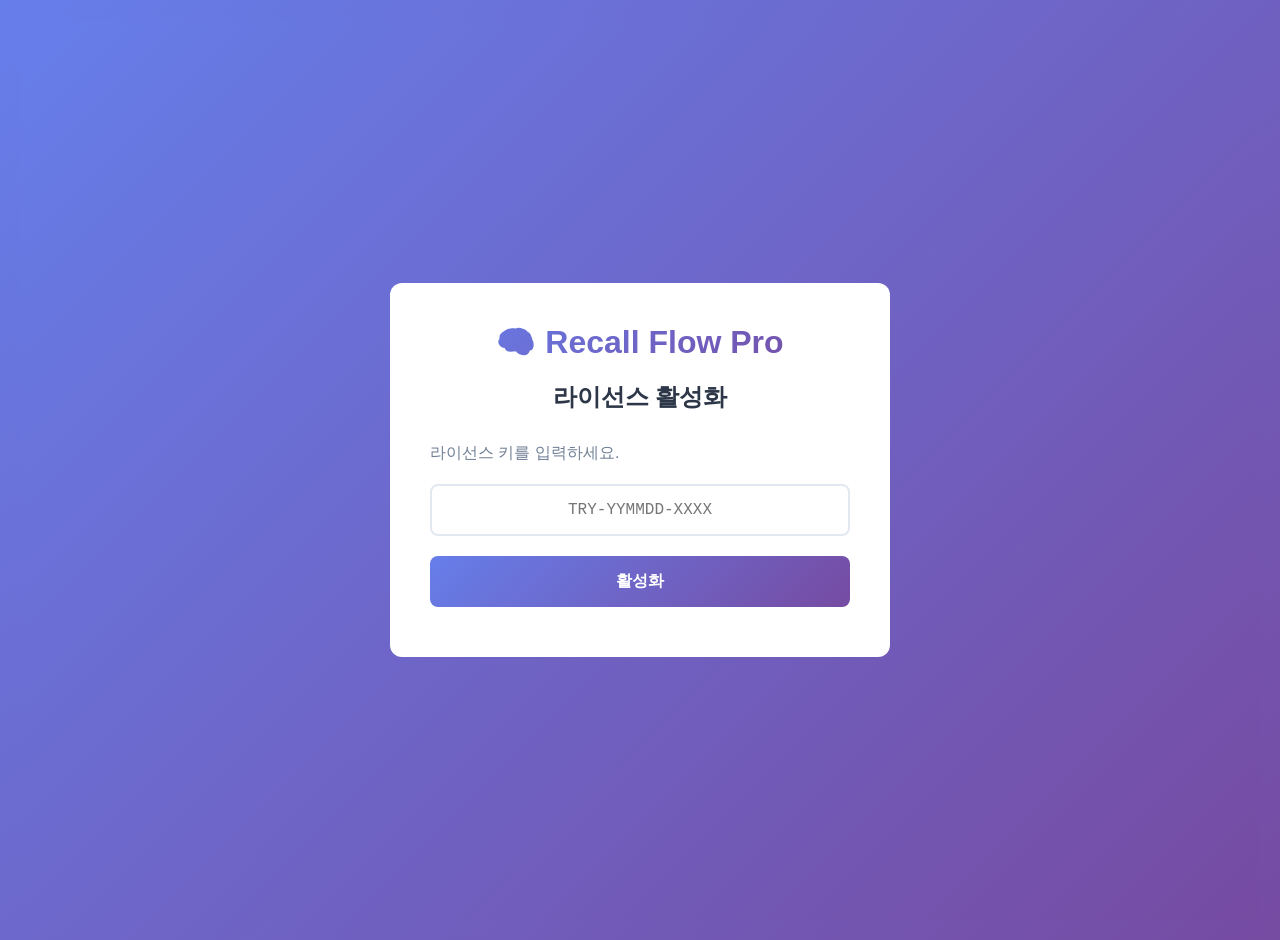
<file: index.html>
<!-- ========== Recall Flow Pro (무제한 버전) ========== -->
<!DOCTYPE html>
<html lang="ko">
<head>
    <meta charset="UTF-8">
    <meta name="viewport" content="width=device-width, initial-scale=1.0">
    <meta name="description" content="과학적인 Leitner 시스템 기반 플래시카드 암기 앱">
    <meta name="theme-color" content="#667eea">
    <title>Recall Flow Pro - 메인</title>
    
    <!-- PWA -->
    <link rel="manifest" href="manifest.json">
    <link rel="icon" type="image/png" sizes="192x192" href="icon-192.png">
    <link rel="icon" type="image/png" sizes="512x512" href="icon-512.png">
    <link rel="apple-touch-icon" href="icon-512.png">
    <meta name="apple-mobile-web-app-capable" content="yes">
    <meta name="apple-mobile-web-app-status-bar-style" content="black-translucent">
    <meta name="apple-mobile-web-app-title" content="Recall Flow">
    
    <link rel="stylesheet" href="styles.css">
</head>
<body>
    <div class="container" id="app">
        <!-- 네비게이션은 JS로 삽입 -->
    </div>

    <script src="shared.js"></script>
    <script>
        // 라이선스 체크
        if (!checkLicenseOnLoad()) {
            // 라이선스 실패 시 shared.js에서 처리
        } else {
            init();
        }

        function init() {
            // 네비게이션 추가
            const container = document.getElementById('app');
            container.insertBefore(createNavbar('index'), container.firstChild);

            // 데이터 로드
            const data = RecallFlow.loadData();
            const stats = RecallFlow.getStats(data);
            
            // 현재 덱 정보
            const currentDeck = DeckManager.getCurrentDeck();
            const deckInfo = DeckManager.getDeckInfo(currentDeck);

            // 메인 화면 렌더링
            renderDashboard(stats, deckInfo);
        }

        function renderDashboard(stats, deckInfo) {
            const deckName = deckInfo ? deckInfo.displayName : '기본 덱';
            
            const mainContent = document.createElement('div');
            mainContent.className = 'main-content';
            mainContent.innerHTML = `
                <div style="text-align: center; padding: 40px 0;">
                    <h1 style="font-size: 48px; margin-bottom: 20px; background: linear-gradient(135deg, #667eea 0%, #764ba2 100%); -webkit-background-clip: text; -webkit-text-fill-color: transparent; background-clip: text;">
                        <span style="color: #ff69b4;">🧠</span> Recall Flow Pro
                    </h1>
                    <p style="font-size: 20px; color: #718096; margin-bottom: 10px;">
                        즉각 반복 암기 시스템
                    </p>
                    <p style="font-size: 16px; color: #667eea; font-weight: bold;">
                        📚 현재 덱: ${deckName}
                    </p>
                </div>

                <div class="stats" style="justify-content: center; margin-bottom: 40px;">
                    <div class="stat-item">
                        <div style="font-size: 14px; opacity: 0.9;">전체 카드</div>
                        <div style="font-size: 32px; font-weight: bold; margin-top: 5px;">${stats.totalCards}</div>
                    </div>
                    <div class="stat-item" style="background: #48bb78;">
                        <div style="font-size: 14px; opacity: 0.9;">완전 암기</div>
                        <div style="font-size: 32px; font-weight: bold; margin-top: 5px;">${stats.masteredCount}</div>
                    </div>
                    <div class="stat-item" style="background: #f6ad55;">
                        <div style="font-size: 14px; opacity: 0.9;">학습 중</div>
                        <div style="font-size: 32px; font-weight: bold; margin-top: 5px;">
                            ${stats.stage1Count + stats.stage2Count + stats.stage3Count + stats.box1Count + stats.box2Count + stats.box3Count + stats.box4Count}
                        </div>
                    </div>
                    <div class="stat-item" style="background: #ed8936;">
                        <div style="font-size: 14px; opacity: 0.9;">대기 중</div>
                        <div style="font-size: 32px; font-weight: bold; margin-top: 5px;">${stats.backlogCount}</div>
                    </div>
                </div>

                <div style="display: grid; grid-template-columns: repeat(auto-fit, minmax(300px, 1fr)); gap: 20px; margin-bottom: 40px;">
                    <div class="card">
                        <h3 style="margin-bottom: 15px; color: #667eea;">📖 학습 진행</h3>
                        <div style="margin-bottom: 10px;">
                            <div style="display: flex; justify-content: space-between; margin-bottom: 5px;">
                                <span>1단 윗줄</span>
                                <span><strong>${stats.stage1Count}</strong> / 5</span>
                            </div>
                            <div style="background: #e2e8f0; height: 8px; border-radius: 4px; overflow: hidden;">
                                <div style="background: #667eea; height: 100%; width: ${(stats.stage1Count / 5) * 100}%;"></div>
                            </div>
                        </div>
                        <div style="margin-bottom: 10px;">
                            <div style="display: flex; justify-content: space-between; margin-bottom: 5px;">
                                <span>2단 윗줄</span>
                                <span><strong>${stats.stage2Count}</strong> / 5</span>
                            </div>
                            <div style="background: #e2e8f0; height: 8px; border-radius: 4px; overflow: hidden;">
                                <div style="background: #667eea; height: 100%; width: ${(stats.stage2Count / 5) * 100}%;"></div>
                            </div>
                        </div>
                        <div style="margin-bottom: 10px;">
                            <div style="display: flex; justify-content: space-between; margin-bottom: 5px;">
                                <span>3단 윗줄</span>
                                <span><strong>${stats.stage3Count}</strong> / 7</span>
                            </div>
                            <div style="background: #e2e8f0; height: 8px; border-radius: 4px; overflow: hidden;">
                                <div style="background: #667eea; height: 100%; width: ${(stats.stage3Count / 7) * 100}%;"></div>
                            </div>
                        </div>
                    </div>

                    <div class="card">
                        <h3 style="margin-bottom: 15px; color: #764ba2;">📦 상자 시스템</h3>
                        <div style="margin-bottom: 8px; display: flex; justify-content: space-between;">
                            <span>1단 상자</span>
                            <span><strong>${stats.box1Count}</strong></span>
                        </div>
                        <div style="margin-bottom: 8px; display: flex; justify-content: space-between;">
                            <span>2단 상자</span>
                            <span><strong>${stats.box2Count}</strong></span>
                        </div>
                        <div style="margin-bottom: 8px; display: flex; justify-content: space-between;">
                            <span>3단 상자</span>
                            <span><strong>${stats.box3Count}</strong></span>
                        </div>
                        <div style="margin-bottom: 8px; display: flex; justify-content: space-between;">
                            <span>4단 상자</span>
                            <strong>${stats.box4Count}</strong>
                        </div>
                    </div>

                    <div class="card">
                        <h3 style="margin-bottom: 15px; color: #48bb78;">✨ 빠른 시작</h3>
                        <p style="color: #718096; margin-bottom: 20px;">
                            ${stats.backlogCount > 0 ? '학습을 시작할 준비가 되었습니다!' : '카드를 추가하여 학습을 시작하세요.'}
                        </p>
                        <a href="${stats.backlogCount > 0 ? 'study.html' : 'settings.html'}" class="btn btn-primary" style="display: block; text-align: center; text-decoration: none;">
                            ${stats.backlogCount > 0 ? '🚀 학습 시작' : '➕ 카드 추가하기'}
                        </a>
                    </div>
                </div>

                <div style="text-align: center; color: #a0aec0; font-size: 14px;">
                    <p>💡 Tip: 하루 10분씩 꾸준히 학습하면 놀라운 결과를 얻을 수 있습니다!</p>
                </div>
            `;

            document.getElementById('app').appendChild(mainContent);
        }
        
        // PWA Service Worker 등록
        if ('serviceWorker' in navigator) {
            window.addEventListener('load', () => {
                navigator.serviceWorker.register('/sw.js')
                    .then(reg => console.log('Service Worker registered:', reg))
                    .catch(err => console.log('Service Worker registration failed:', err));
            });
        }
    </script>
</body>
</html>
</file>
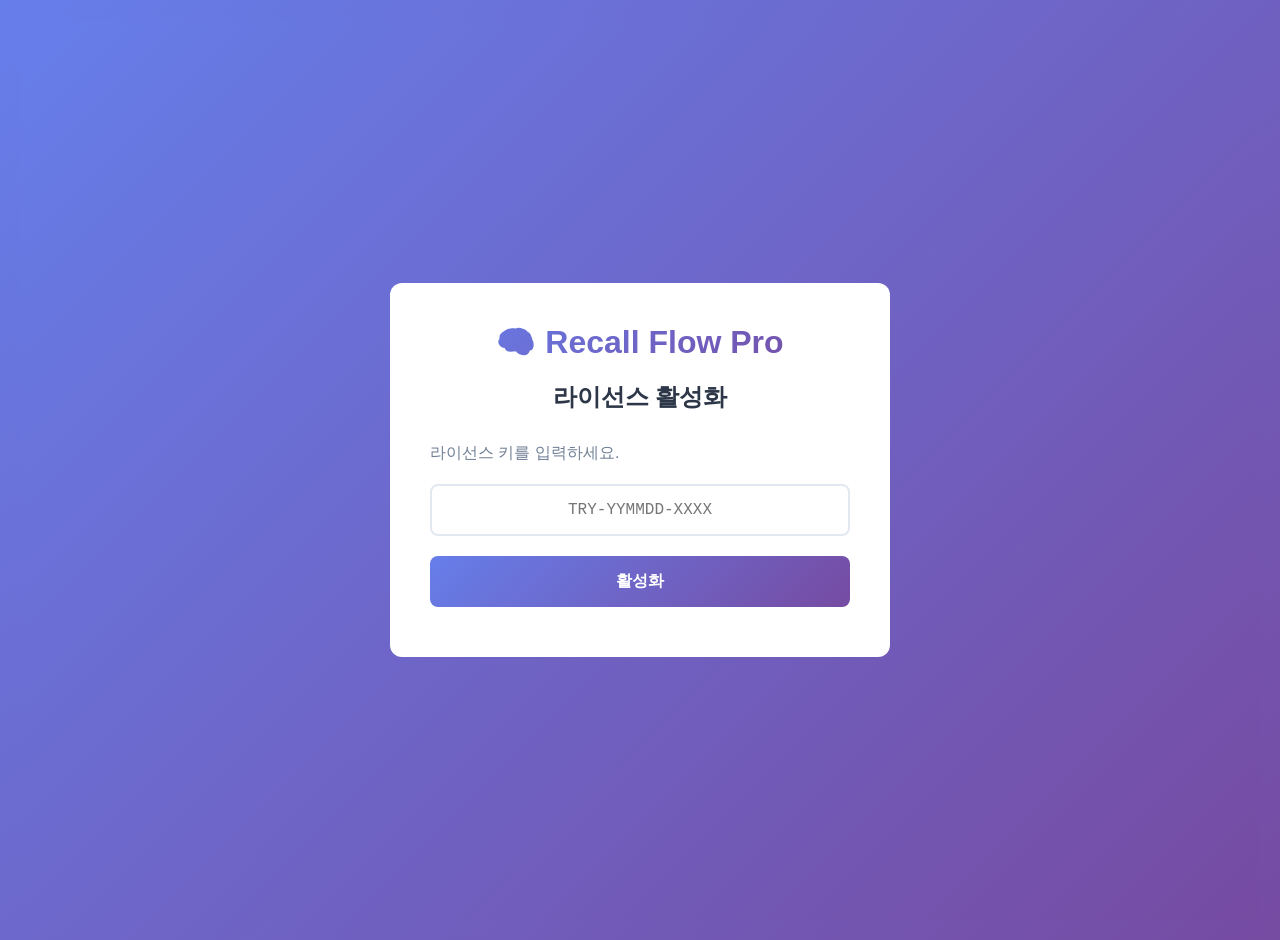
<file: backlog.html>
<!-- ========== Recall Flow Pro (무제한 버전) ========== -->
<!DOCTYPE html>
<html lang="ko">
<head>
    <meta charset="UTF-8">
    <meta name="viewport" content="width=device-width, initial-scale=1.0">
    <title>Recall Flow Pro - 대기풀 관리</title>
    <link rel="stylesheet" href="styles.css">
    <style>
        .backlog-controls {
            display: flex;
            gap: 10px;
            margin-bottom: 20px;
            flex-wrap: wrap;
        }

        .card-table {
            width: 100%;
            border-collapse: collapse;
        }

        .card-table th {
            background: linear-gradient(135deg, #667eea 0%, #764ba2 100%);
            color: white;
            padding: 15px;
            text-align: left;
        }

        .card-table td {
            padding: 15px;
            border-bottom: 1px solid #e2e8f0;
        }

        .card-table tr:hover {
            background: #f7fafc;
        }

        .delete-btn {
            background: #f56565;
            color: white;
            border: none;
            padding: 6px 10px;
            border-radius: 6px;
            cursor: pointer;
            font-size: 14px;
        }

        .delete-btn:hover {
            background: #e53e3e;
        }

        .edit-btn {
            background: #4299e1;
            color: white;
            border: none;
            padding: 6px 10px;
            border-radius: 6px;
            cursor: pointer;
            font-size: 14px;
            margin-right: 4px;
        }

        .edit-btn:hover {
            background: #3182ce;
        }

        .action-cell {
            white-space: nowrap;
        }

        .empty-state {
            text-align: center;
            padding: 60px 20px;
            color: #a0aec0;
        }

        .search-box {
            padding: 12px;
            border: 2px solid #e2e8f0;
            border-radius: 8px;
            font-size: 14px;
            width: 300px;
        }
        
        .pagination {
            display: flex;
            justify-content: center;
            align-items: center;
            gap: 10px;
            margin-top: 20px;
            flex-wrap: wrap;
        }
        
        .page-btn {
            padding: 8px 12px;
            border: 2px solid #e2e8f0;
            background: white;
            border-radius: 6px;
            cursor: pointer;
            font-size: 14px;
            transition: all 0.3s ease;
        }
        
        .page-btn:hover {
            background: #f7fafc;
            border-color: #667eea;
        }
        
        .page-btn.active {
            background: linear-gradient(135deg, #667eea 0%, #764ba2 100%);
            color: white;
            border-color: transparent;
        }
        
        .page-btn:disabled {
            opacity: 0.5;
            cursor: not-allowed;
        }
        
        .page-info {
            color: #718096;
            font-size: 14px;
        }
    </style>
</head>
<body>
    <div class="container" id="app">
        <!-- 네비게이션은 JS로 삽입 -->
    </div>

    <script src="shared.js"></script>
    <script>
        let currentData = null;
        let filteredCards = [];
        let currentPage = 1;
        const cardsPerPage = 50;

        if (!checkLicenseOnLoad()) {
            // 라이선스 실패
        } else {
            init();
        }

        function init() {
            const container = document.getElementById('app');
            container.insertBefore(createNavbar('backlog'), container.firstChild);

            currentData = RecallFlow.loadData();
            filteredCards = [...currentData.backlog];
            renderBacklog();
        }

        function renderBacklog() {
            const mainContent = document.createElement('div');
            mainContent.className = 'main-content';
            mainContent.id = 'main-content';
            
            mainContent.innerHTML = `
                <h1 style="margin-bottom: 20px;">📚 대기풀 관리</h1>
                <p style="color: #718096; margin-bottom: 30px;">
                    대기 중인 카드: <strong>${currentData.backlog.length}장</strong>
                </p>

                <div class="backlog-controls">
                    <input type="text" class="search-box" id="search-box" placeholder="🔍 카드 검색..." onkeyup="searchCards()">
                    <button class="btn btn-secondary" onclick="sortCards('front')">
                        ⬆️ 앞면 정렬
                    </button>
                    <button class="btn btn-secondary" onclick="sortCards('back')">
                        ⬆️ 뒷면 정렬
                    </button>
                    <button class="btn btn-secondary" onclick="shuffleCards()">
                        🔀 섞기
                    </button>
                    <button class="btn btn-primary" onclick="flipAllCards()">
                        ↔️ 전체 앞뒤 바꾸기
                    </button>
                    <button class="btn btn-danger" onclick="clearAllBacklog()">
                        🗑️ 전체 삭제
                    </button>
                </div>

                <div id="card-list">
                    ${renderCardList()}
                </div>
            `;

            const existing = document.getElementById('main-content');
            if (existing) {
                existing.replaceWith(mainContent);
            } else {
                document.getElementById('app').appendChild(mainContent);
            }
        }

        function renderCardList() {
            if (filteredCards.length === 0) {
                return `
                    <div class="empty-state">
                        <h2>📭 대기풀이 비어있습니다</h2>
                        <p style="margin-top: 10px;">설정에서 새로운 카드를 추가하세요.</p>
                        <a href="settings.html" class="btn btn-primary" style="margin-top: 20px; display: inline-block; text-decoration: none;">
                            ➕ 카드 추가하기
                        </a>
                    </div>
                `;
            }

            // 페이지네이션 계산
            const totalPages = Math.ceil(filteredCards.length / cardsPerPage);
            const startIndex = (currentPage - 1) * cardsPerPage;
            const endIndex = startIndex + cardsPerPage;
            const currentCards = filteredCards.slice(startIndex, endIndex);

            return `
                <div style="margin-bottom: 15px; color: #718096;">
                    전체 <strong>${filteredCards.length}</strong>장 중 <strong>${startIndex + 1}-${Math.min(endIndex, filteredCards.length)}</strong>장 표시
                </div>
                
                <table class="card-table">
                    <thead>
                        <tr>
                            <th style="width: 40px;">#</th>
                            <th>앞면</th>
                            <th>뒷면</th>
                            <th style="width: 160px;">작업</th>
                        </tr>
                    </thead>
                    <tbody>
                        ${currentCards.map((card, index) => `
                            <tr>
                                <td>${startIndex + index + 1}</td>
                                <td>${escapeHtml(card.front)}</td>
                                <td>${escapeHtml(card.back)}</td>
                                <td class="action-cell">
                                    <button class="edit-btn" onclick="flipCard('${card.id}')" title="앞뒤 바꾸기">↔️</button>
                                    <button class="edit-btn" onclick="editCard('${card.id}')" title="수정">✏️</button>
                                    <button class="delete-btn" onclick="deleteCard('${card.id}')" title="삭제">🗑️</button>
                                </td>
                            </tr>
                        `).join('')}
                    </tbody>
                </table>
                
                ${totalPages > 1 ? `
                    <div class="pagination">
                        <button class="page-btn" onclick="goToPage(1)" ${currentPage === 1 ? 'disabled' : ''}>
                            ⏮️ 처음
                        </button>
                        <button class="page-btn" onclick="goToPage(${currentPage - 1})" ${currentPage === 1 ? 'disabled' : ''}>
                            ◀️ 이전
                        </button>
                        
                        <span class="page-info">
                            ${currentPage} / ${totalPages} 페이지
                        </span>
                        
                        <button class="page-btn" onclick="goToPage(${currentPage + 1})" ${currentPage === totalPages ? 'disabled' : ''}>
                            다음 ▶️
                        </button>
                        <button class="page-btn" onclick="goToPage(${totalPages})" ${currentPage === totalPages ? 'disabled' : ''}>
                            마지막 ⏭️
                        </button>
                    </div>
                ` : ''}
            `;
        }

        function goToPage(page) {
            currentPage = page;
            updateCardList();
        }

        function searchCards() {
            const query = document.getElementById('search-box').value.toLowerCase();
            filteredCards = currentData.backlog.filter(card => 
                card.front.toLowerCase().includes(query) || 
                card.back.toLowerCase().includes(query)
            );
            currentPage = 1; // 검색 시 첫 페이지로
            updateCardList();
        }

        function sortCards(field) {
            filteredCards.sort((a, b) => a[field].localeCompare(b[field]));
            currentPage = 1; // 정렬 시 첫 페이지로
            updateCardList();
        }

        function shuffleCards() {
            for (let i = filteredCards.length - 1; i > 0; i--) {
                const j = Math.floor(Math.random() * (i + 1));
                [filteredCards[i], filteredCards[j]] = [filteredCards[j], filteredCards[i]];
            }
            
            currentData.backlog = [...filteredCards];
            RecallFlow.saveData(currentData);
            currentPage = 1; // 섞기 시 첫 페이지로
            updateCardList();
        }

        function editCard(id) {
            const card = currentData.backlog.find(c => c.id == id);
            if (!card) return;

            const newFront = prompt('앞면:', card.front);
            if (newFront === null) return;

            const newBack = prompt('뒷면:', card.back);
            if (newBack === null) return;

            card.front = newFront.trim();
            card.back = newBack.trim();

            RecallFlow.saveData(currentData);
            filteredCards = [...currentData.backlog];
            updateCardList();
        }

        function deleteCard(id) {
            if (confirm('이 카드를 삭제하시겠습니까?')) {
                currentData.backlog = currentData.backlog.filter(c => c.id != id);
                filteredCards = filteredCards.filter(c => c.id != id);
                RecallFlow.saveData(currentData);
                updateCardList();
                
                // 상단 카운트 업데이트
                document.querySelector('p strong').textContent = currentData.backlog.length + '장';
            }
        }

        function flipCard(id) {
            const card = currentData.backlog.find(c => c.id == id);
            if (!card) return;

            // 앞면과 뒷면 바꾸기
            const temp = card.front;
            card.front = card.back;
            card.back = temp;

            RecallFlow.saveData(currentData);
            filteredCards = [...currentData.backlog];
            updateCardList();
        }

        function flipAllCards() {
            if (confirm(`대기풀의 모든 카드(${currentData.backlog.length}장)의 앞뒤를 바꾸시겠습니까?`)) {
                currentData.backlog.forEach(card => {
                    const temp = card.front;
                    card.front = card.back;
                    card.back = temp;
                });

                RecallFlow.saveData(currentData);
                filteredCards = [...currentData.backlog];
                updateCardList();
                
                alert('✅ 모든 카드의 앞뒤가 바뀌었습니다!');
            }
        }

        function clearAllBacklog() {
            if (confirm('정말로 대기풀의 모든 카드를 삭제하시겠습니까?')) {
                currentData.backlog = [];
                filteredCards = [];
                RecallFlow.saveData(currentData);
                renderBacklog();
            }
        }

        function updateCardList() {
            document.getElementById('card-list').innerHTML = renderCardList();
        }

        function escapeHtml(text) {
            const div = document.createElement('div');
            div.textContent = text;
            return div.innerHTML;
        }
    </script>
</body>
</html>
</file>
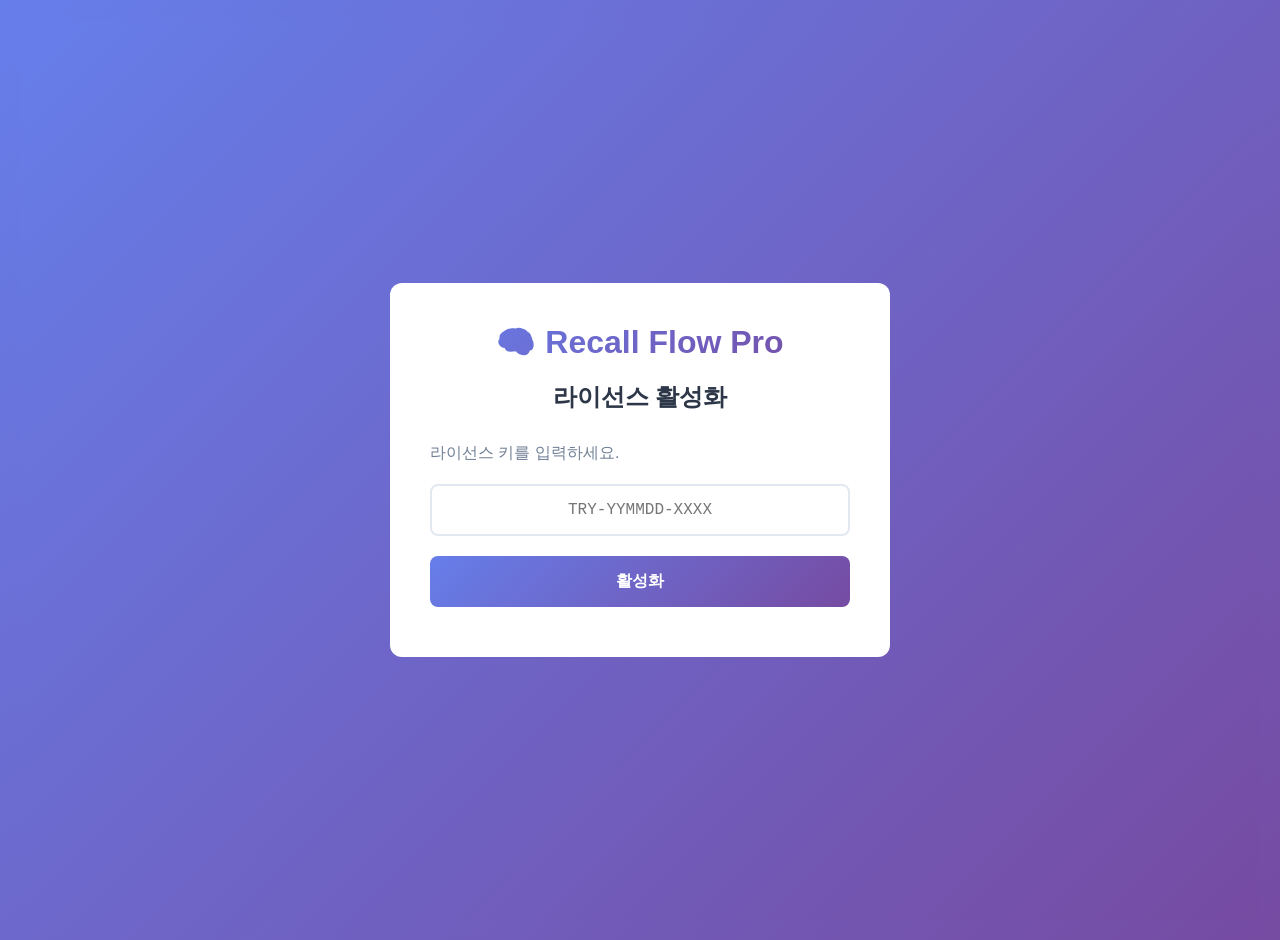
<file: boxes.html>
<!-- ========== Recall Flow Pro (무제한 버전) ========== -->
<!DOCTYPE html>
<html lang="ko">
<head>
    <meta charset="UTF-8">
    <meta name="viewport" content="width=device-width, initial-scale=1.0">
    <title>Recall Flow Pro - 상자 시스템</title>
    <link rel="stylesheet" href="styles.css">
    <style>
        .box-section {
            margin-bottom: 20px;
        }
        
        .box-header {
            background: linear-gradient(135deg, #667eea 0%, #764ba2 100%);
            color: white;
            padding: 20px;
            border-radius: 12px;
            display: flex;
            justify-content: space-between;
            align-items: center;
            cursor: pointer;
            transition: all 0.3s ease;
        }
        
        .box-header:hover {
            transform: translateY(-2px);
            box-shadow: 0 4px 12px rgba(102, 126, 234, 0.4);
        }
        
        .toggle-icon {
            font-size: 20px;
            transition: transform 0.3s ease;
        }
        
        .toggle-icon.rotated {
            transform: rotate(180deg);
        }
        
        .box-progress {
            background: rgba(255,255,255,0.2);
            height: 10px;
            border-radius: 5px;
            overflow: hidden;
            margin-top: 10px;
        }
        
        .box-progress-bar {
            background: white;
            height: 100%;
            transition: width 0.3s ease;
        }
        
        .box-content {
            background: white;
            border: 2px solid #e2e8f0;
            border-top: none;
            border-radius: 0 0 12px 12px;
            padding: 20px;
            max-height: 0;
            overflow: hidden;
            transition: max-height 0.3s ease;
        }
        
        .box-content.show {
            max-height: 10000px;
        }
        
        .card-item {
            background: #f7fafc;
            padding: 12px;
            border-radius: 8px;
            margin-bottom: 8px;
            display: flex;
            justify-content: space-between;
            align-items: center;
            font-size: 14px;
        }
        
        .card-item:hover {
            background: #e2e8f0;
        }
        
        .empty-box {
            text-align: center;
            padding: 40px;
            color: #a0aec0;
        }
        
        .pagination {
            display: flex;
            justify-content: center;
            align-items: center;
            gap: 10px;
            margin-top: 15px;
            flex-wrap: wrap;
        }
        
        .page-btn {
            padding: 6px 12px;
            border: 2px solid #e2e8f0;
            background: white;
            border-radius: 6px;
            cursor: pointer;
            font-size: 13px;
            transition: all 0.3s ease;
        }
        
        .page-btn:hover:not(:disabled) {
            background: #f7fafc;
            border-color: #667eea;
        }
        
        .page-btn:disabled {
            opacity: 0.5;
            cursor: not-allowed;
        }
        
        .page-info {
            color: #718096;
            font-size: 13px;
        }
    </style>
</head>
<body>
    <div class="container" id="app">
    </div>

    <script src="shared.js"></script>
    <script>
        const cardsPerPage = 30;
        const boxPages = {
            box1: 1,
            box2: 1,
            box3: 1,
            box4: 1,
            mastered: 1
        };
        
        if (!checkLicenseOnLoad()) {
        } else {
            init();
        }

        function init() {
            const container = document.getElementById('app');
            container.insertBefore(createNavbar('boxes'), container.firstChild);

            const data = RecallFlow.loadData();
            renderBoxes(data);
        }

        function renderBoxes(data) {
            const mainContent = document.createElement('div');
            mainContent.className = 'main-content';
            mainContent.id = 'main-content';
            
            mainContent.innerHTML = `
                <h1 style="margin-bottom: 20px;">📦 상자 시스템</h1>
                <p style="color: #718096; margin-bottom: 30px;">
                    각 상자 제목을 클릭하면 카드 목록을 볼 수 있습니다. 숫자가 클수록 더 잘 외운 카드입니다.
                </p>
                
                <div id="box1-section"></div>
                <div id="box2-section"></div>
                <div id="box3-section"></div>
                <div id="box4-section"></div>
                <div id="mastered-section"></div>
            `;

            document.getElementById('app').appendChild(mainContent);
            
            renderBoxSection('box1', '1단 상자', data.box1, data.settings.box1Size, '#667eea');
            renderBoxSection('box2', '2단 상자', data.box2, data.settings.box2Size, '#764ba2');
            renderBoxSection('box3', '3단 상자', data.box3, data.settings.box3Size, '#ed8936');
            renderBoxSection('box4', '4단 상자', data.box4, data.settings.box4Size, '#f6ad55');
            renderBoxSection('mastered', '✨ 완전 암기', data.mastered, null, '#48bb78');
        }

        function renderBoxSection(boxId, title, cards, targetSize, color) {
            const progress = targetSize ? (cards.length / targetSize) * 100 : 100;
            const section = document.getElementById(boxId + '-section');
            
            section.innerHTML = `
                <div class="box-section">
                    <div class="box-header" style="background: ${color};" onclick="toggleBox('${boxId}')">
                        <div style="flex: 1;">
                            <h2 style="margin-bottom: 5px;">${title}</h2>
                            <div style="font-size: 14px; opacity: 0.9;">
                                ${cards.length}장${targetSize ? ` / ${targetSize}장` : ''} 
                                ${targetSize && cards.length >= targetSize ? '✅ 확인 가능!' : ''}
                            </div>
                            ${targetSize ? `
                                <div class="box-progress">
                                    <div class="box-progress-bar" style="width: ${Math.min(progress, 100)}%;"></div>
                                </div>
                            ` : ''}
                        </div>
                        <div class="toggle-icon" id="${boxId}-toggle">▼</div>
                    </div>
                    <div class="box-content" id="${boxId}-content">
                        <div id="${boxId}-cards"></div>
                    </div>
                </div>
            `;
            
            updateBoxCards(boxId, cards);
        }

        function toggleBox(boxId) {
            const content = document.getElementById(boxId + '-content');
            const toggle = document.getElementById(boxId + '-toggle');
            
            content.classList.toggle('show');
            toggle.classList.toggle('rotated');
        }

        function updateBoxCards(boxId, cards) {
            const container = document.getElementById(boxId + '-cards');
            const currentPage = boxPages[boxId];
            
            if (cards.length === 0) {
                container.innerHTML = '<div class="empty-box">📭 아직 카드가 없습니다</div>';
                return;
            }
            
            const totalPages = Math.ceil(cards.length / cardsPerPage);
            const startIndex = (currentPage - 1) * cardsPerPage;
            const endIndex = startIndex + cardsPerPage;
            const currentCards = cards.slice(startIndex, endIndex);
            
            let html = `
                <div style="margin-bottom: 15px; color: #718096; font-size: 14px;">
                    전체 <strong>${cards.length}</strong>장 중 <strong>${startIndex + 1}-${Math.min(endIndex, cards.length)}</strong>장 표시
                </div>
            `;
            
            currentCards.forEach((card, index) => {
                html += `
                    <div class="card-item">
                        <div>
                            <strong>${startIndex + index + 1}.</strong>
                            ${escapeHtml(card.front)} → ${escapeHtml(card.back)}
                        </div>
                    </div>
                `;
            });
            
            if (totalPages > 1) {
                html += `
                    <div class="pagination">
                        <button class="page-btn" onclick="goToBoxPage('${boxId}', 1)" ${currentPage === 1 ? 'disabled' : ''}>
                            ⏮️
                        </button>
                        <button class="page-btn" onclick="goToBoxPage('${boxId}', ${currentPage - 1})" ${currentPage === 1 ? 'disabled' : ''}>
                            ◀️
                        </button>
                        
                        <span class="page-info">
                            ${currentPage} / ${totalPages}
                        </span>
                        
                        <button class="page-btn" onclick="goToBoxPage('${boxId}', ${currentPage + 1})" ${currentPage === totalPages ? 'disabled' : ''}>
                            ▶️
                        </button>
                        <button class="page-btn" onclick="goToBoxPage('${boxId}', ${totalPages})" ${currentPage === totalPages ? 'disabled' : ''}>
                            ⏭️
                        </button>
                    </div>
                `;
            }
            
            container.innerHTML = html;
        }

        function goToBoxPage(boxId, page) {
            boxPages[boxId] = page;
            const data = RecallFlow.loadData();
            const cards = boxId === 'box1' ? data.box1 :
                         boxId === 'box2' ? data.box2 :
                         boxId === 'box3' ? data.box3 :
                         boxId === 'box4' ? data.box4 :
                         data.mastered;
            updateBoxCards(boxId, cards);
        }

        function escapeHtml(text) {
            const div = document.createElement('div');
            div.textContent = text;
            return div.innerHTML;
        }
    </script>
</body>
</html>
</file>
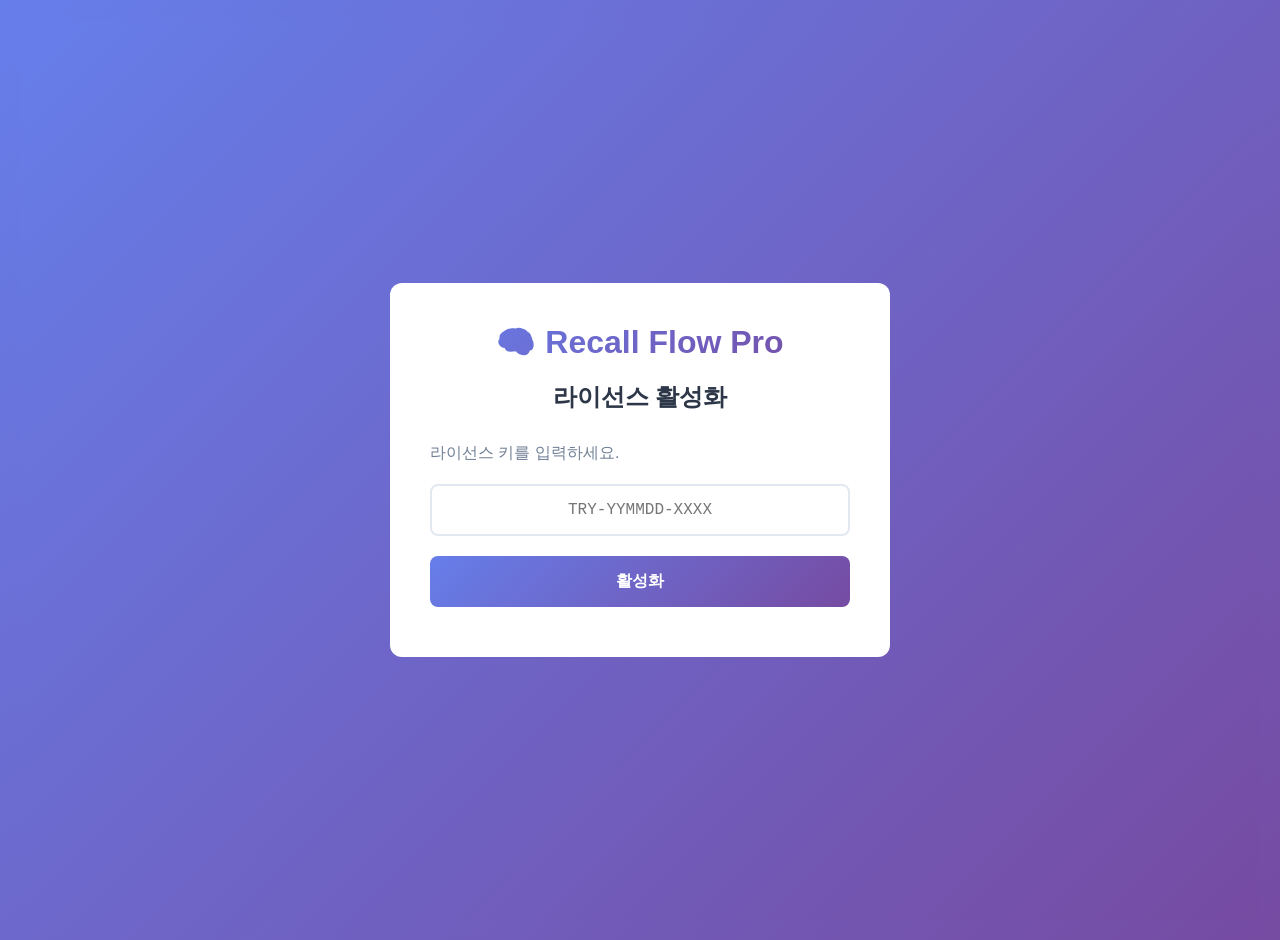
<file: decks.html>
<!-- ========== Recall Flow (무료 버전 - 덱 3개, 카드 10,000개 제한) ========== -->
<!DOCTYPE html>
<html lang="ko">
<head>
    <meta charset="UTF-8">
    <meta name="viewport" content="width=device-width, initial-scale=1.0">
    <title>Recall Flow - 덱 관리</title>
    <link rel="stylesheet" href="styles.css">
    <style>
        .deck-card {
            background: white;
            border: 2px solid #e2e8f0;
            border-radius: 12px;
            padding: 20px;
            margin-bottom: 15px;
            transition: all 0.3s ease;
            position: relative;
        }
        
        .deck-card:hover {
            border-color: #667eea;
            box-shadow: 0 4px 12px rgba(102, 126, 234, 0.2);
        }
        
        .deck-card.active {
            border-color: #667eea;
            background: linear-gradient(135deg, #f7fafc 0%, #edf2f7 100%);
        }

        .deck-card.dragging {
            opacity: 0.4;
            border: 2px dashed #667eea;
        }

        .deck-card.drag-over {
            border: 2px solid #764ba2;
            background: #f0ebff;
            transform: scale(1.01);
        }
        
        .deck-header {
            display: flex;
            justify-content: space-between;
            align-items: center;
            margin-bottom: 15px;
        }
        
        .deck-name {
            font-size: 20px;
            font-weight: bold;
            color: #2d3748;
        }
        
        .deck-stats {
            display: grid;
            grid-template-columns: repeat(auto-fit, minmax(120px, 1fr));
            gap: 10px;
            margin-bottom: 15px;
        }
        
        .stat-box {
            background: #f7fafc;
            padding: 10px;
            border-radius: 8px;
            text-align: center;
        }
        
        .stat-label {
            font-size: 12px;
            color: #718096;
            margin-bottom: 5px;
        }
        
        .stat-value {
            font-size: 24px;
            font-weight: bold;
            color: #667eea;
        }
        
        .deck-actions {
            display: flex;
            gap: 10px;
            flex-wrap: wrap;
            align-items: center;
        }

        .order-btns {
            display: flex;
            flex-direction: column;
            gap: 3px;
        }

        .order-btn {
            background: #edf2f7;
            border: 1px solid #e2e8f0;
            border-radius: 5px;
            padding: 3px 8px;
            cursor: pointer;
            font-size: 12px;
            line-height: 1.4;
            transition: background 0.2s;
        }

        .order-btn:hover:not(:disabled) {
            background: #667eea;
            color: white;
            border-color: #667eea;
        }

        .order-btn:disabled {
            opacity: 0.3;
            cursor: not-allowed;
        }

        .drag-handle {
            color: #a0aec0;
            font-size: 22px;
            cursor: grab;
            padding: 0 8px 0 0;
            user-select: none;
            flex-shrink: 0;
        }

        .drag-handle:active {
            cursor: grabbing;
        }
    </style>
</head>
<body>
    <div class="container" id="app">
        <!-- 네비게이션은 JS로 삽입 -->
    </div>

    <script src="shared.js"></script>
    <script>
        if (!checkLicenseOnLoad()) {
        } else {
            init();
        }

        function init() {
            const container = document.getElementById('app');
            container.insertBefore(createNavbar('decks'), container.firstChild);
            renderDecks();
        }

        function renderDecks() {
            const allDecks = DeckManager.getAllDecks();
            const currentDeck = DeckManager.getCurrentDeck();

            const mainContent = document.createElement('div');
            mainContent.className = 'main-content';
            
            mainContent.innerHTML = `
                <h1 style="margin-bottom: 20px;">🗂️ 덱 관리</h1>
                <p style="color: #718096; margin-bottom: 10px;">
                    학습자별, 과목별로 덱을 나눠서 관리하세요. 각 덱은 완전히 독립적인 데이터를 가집니다.
                </p>
                <p style="color: #a0aec0; font-size: 13px; margin-bottom: 25px;">
                    ☰ 핸들을 드래그하거나 ▲▼ 버튼으로 순서를 바꿀 수 있습니다.
                </p>

                <button class="btn btn-primary" onclick="createNewDeck()" style="margin-bottom: 25px;">
                    ➕ 새 덱 만들기
                </button>

                <div id="deck-list">
                    ${allDecks.map((deck, idx) => renderDeckCard(deck, currentDeck, idx, allDecks.length)).join('')}
                </div>
            `;

            document.getElementById('app').appendChild(mainContent);
            initDragAndDrop();
        }

        function renderDeckCard(deck, currentDeck, idx, total) {
            const stats = DeckManager.getDeckStats(deck.name);
            const isActive = deck.name === currentDeck;
            const isDefault = deck.name === 'default';

            return `
                <div class="deck-card ${isActive ? 'active' : ''}"
                     draggable="true"
                     data-deck="${deck.name}">
                    <div class="deck-header">
                        <div style="display:flex; align-items:center; flex:1;">
                            <span class="drag-handle" title="드래그하여 순서 변경">☰</span>
                            <div>
                                <div class="deck-name">
                                    ${deck.displayName}
                                    ${isActive ? '<span style="color: #667eea; font-size: 14px; margin-left: 10px;">● 현재 사용중</span>' : ''}
                                </div>
                                <div style="font-size: 12px; color: #a0aec0; margin-top: 5px;">
                                    생성일: ${new Date(deck.createdAt).toLocaleDateString('ko-KR')}
                                </div>
                            </div>
                        </div>
                        <div class="order-btns">
                            <button class="order-btn" title="위로" onclick="moveDeck('${deck.name}', 'up')" ${idx === 0 ? 'disabled' : ''}>▲</button>
                            <button class="order-btn" title="아래로" onclick="moveDeck('${deck.name}', 'down')" ${idx === total - 1 ? 'disabled' : ''}>▼</button>
                        </div>
                    </div>

                    <div class="deck-stats">
                        <div class="stat-box">
                            <div class="stat-label">전체 카드</div>
                            <div class="stat-value">${stats.totalCards}</div>
                        </div>
                        <div class="stat-box">
                            <div class="stat-label">대기 중</div>
                            <div class="stat-value" style="color: #f6ad55;">${stats.backlog}</div>
                        </div>
                        <div class="stat-box">
                            <div class="stat-label">학습 중</div>
                            <div class="stat-value" style="color: #4299e1;">${stats.studying}</div>
                        </div>
                        <div class="stat-box">
                            <div class="stat-label">완전 암기</div>
                            <div class="stat-value" style="color: #48bb78;">${stats.mastered}</div>
                        </div>
                    </div>

                    <div class="deck-actions">
                        ${!isActive ? `
                            <button class="btn btn-primary" onclick="switchToDeck('${deck.name}')">
                                이 덱으로 전환
                            </button>
                        ` : ''}
                        <button class="btn btn-secondary" onclick="renameDeckPrompt('${deck.name}', '${deck.displayName}')">
                            ✏️ 이름 변경
                        </button>
                        ${!isDefault ? `
                            <button class="btn btn-danger" onclick="deleteDeckConfirm('${deck.name}', '${deck.displayName}')">
                                🗑️ 삭제
                            </button>
                        ` : '<span style="color: #a0aec0; font-size: 14px; padding: 10px;">기본 덱은 삭제할 수 없습니다</span>'}
                    </div>
                </div>
            `;
        }

        // ── 위/아래 버튼 ──
        function moveDeck(deckName, direction) {
            const result = DeckManager.reorderDeck(deckName, direction);
            if (result) reloadDeckList();
        }

        // ── 드래그앤드롭 ──
        let dragSrc = null;

        function initDragAndDrop() {
            const list = document.getElementById('deck-list');
            list.addEventListener('dragstart', e => {
                dragSrc = e.target.closest('.deck-card');
                if (!dragSrc) return;
                dragSrc.classList.add('dragging');
                e.dataTransfer.effectAllowed = 'move';
            });
            list.addEventListener('dragend', e => {
                document.querySelectorAll('.deck-card').forEach(c => {
                    c.classList.remove('dragging', 'drag-over');
                });
                dragSrc = null;
            });
            list.addEventListener('dragover', e => {
                e.preventDefault();
                const target = e.target.closest('.deck-card');
                if (!target || target === dragSrc) return;
                document.querySelectorAll('.deck-card').forEach(c => c.classList.remove('drag-over'));
                target.classList.add('drag-over');
            });
            list.addEventListener('drop', e => {
                e.preventDefault();
                const target = e.target.closest('.deck-card');
                if (!target || target === dragSrc || !dragSrc) return;

                // DOM 순서로 새 배열 생성
                const cards = [...list.querySelectorAll('.deck-card')];
                const srcIdx = cards.indexOf(dragSrc);
                const tgtIdx = cards.indexOf(target);

                // DOM 이동
                if (srcIdx < tgtIdx) {
                    target.after(dragSrc);
                } else {
                    target.before(dragSrc);
                }

                // 저장
                const newOrder = [...list.querySelectorAll('.deck-card')].map(c => c.dataset.deck);
                DeckManager.saveReorderedDecks(newOrder);
                reloadDeckList();
            });
        }

        // 덱 목록만 새로고침 (페이지 전체 reload 없이)
        function reloadDeckList() {
            const allDecks = DeckManager.getAllDecks();
            const currentDeck = DeckManager.getCurrentDeck();
            document.getElementById('deck-list').innerHTML =
                allDecks.map((deck, idx) => renderDeckCard(deck, currentDeck, idx, allDecks.length)).join('');
            initDragAndDrop();
        }

        function createNewDeck() {
            const name = prompt('새 덱의 이름을 입력하세요:');
            if (name && name.trim()) {
                const deckName = DeckManager.createDeck(name.trim());
                if (deckName) {
                    alert(`✅ "${name}" 덱이 생성되었습니다!`);
                    reloadDeckList();
                }
            }
        }

        function switchToDeck(deckName) {
            DeckManager.setCurrentDeck(deckName);
            alert('✅ 덱이 전환되었습니다!');
            location.reload();
        }

        function renameDeckPrompt(deckName, currentName) {
            const newName = prompt('새 이름을 입력하세요:', currentName);
            if (newName && newName.trim() && newName !== currentName) {
                const result = DeckManager.renameDeck(deckName, newName.trim());
                if (result.success) {
                    reloadDeckList();
                } else {
                    alert('❌ ' + result.message);
                }
            }
        }

        function deleteDeckConfirm(deckName, displayName) {
            if (confirm(`정말로 "${displayName}" 덱을 삭제하시겠습니까?\n\n⚠️ 이 덱의 모든 카드와 데이터가 영구적으로 삭제됩니다!`)) {
                const result = DeckManager.deleteDeck(deckName);
                if (result.success) {
                    reloadDeckList();
                } else {
                    alert('❌ ' + result.message);
                }
            }
        }
    </script>
</body>
</html>
</file>
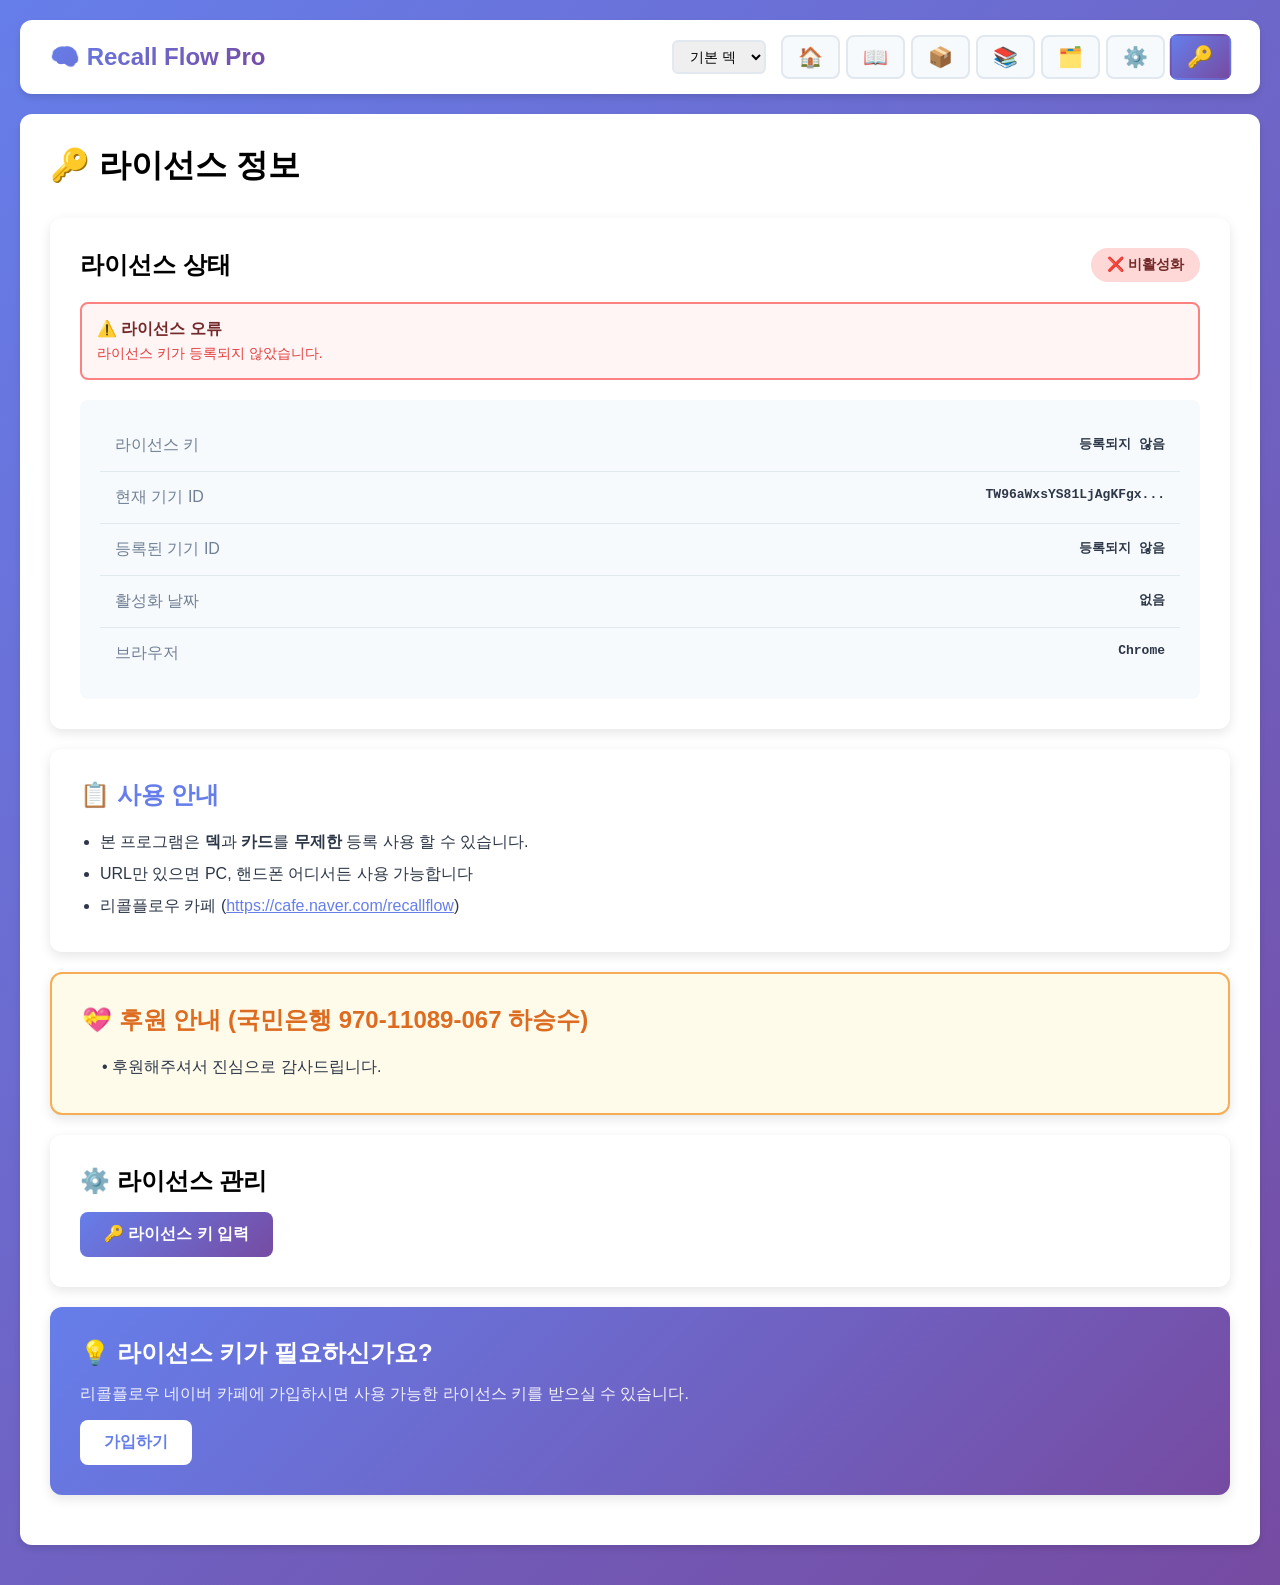
<file: license.html>
<!-- ========== Recall Flow Pro (무제한 버전) ========== -->
<!DOCTYPE html>
<html lang="ko">
<head>
    <meta charset="UTF-8">
    <meta name="viewport" content="width=device-width, initial-scale=1.0">
    <title>Recall Flow Pro - 라이선스</title>
    <link rel="stylesheet" href="styles.css">
    <style>
        .license-card {
            background: white;
            border-radius: 12px;
            padding: 30px;
            box-shadow: 0 4px 12px rgba(0,0,0,0.1);
            margin-bottom: 20px;
        }

        .status-badge {
            display: inline-block;
            padding: 8px 16px;
            border-radius: 20px;
            font-weight: bold;
            font-size: 14px;
        }

        .status-active {
            background: #c6f6d5;
            color: #22543d;
        }

        .status-inactive {
            background: #fed7d7;
            color: #742a2a;
        }

        .info-row {
            display: flex;
            justify-content: space-between;
            padding: 15px;
            border-bottom: 1px solid #e2e8f0;
        }

        .info-row:last-child {
            border-bottom: none;
        }

        .info-label {
            color: #718096;
            font-weight: 500;
        }

        .info-value {
            color: #2d3748;
            font-weight: bold;
            font-family: monospace;
        }
    </style>
</head>
<body>
    <div class="container" id="app">
        <!-- 네비게이션은 JS로 삽입 -->
    </div>

    <script src="shared.js"></script>
    <script>
        // 라이선스 페이지는 체크 건너뛰기
        init();

        function init() {
            const container = document.getElementById('app');
            container.insertBefore(createNavbar('license'), container.firstChild);

            renderLicense();
        }

        function renderLicense() {
            const licenseInfo = License.getInfo();
            const checkResult = License.check();

            const mainContent = document.createElement('div');
            mainContent.className = 'main-content';
            
            mainContent.innerHTML = `
                <h1 style="margin-bottom: 30px;">🔑 라이선스 정보</h1>

                <div class="license-card">
                    <div style="display: flex; justify-content: space-between; align-items: center; margin-bottom: 20px;">
                        <h2 style="margin: 0;">라이선스 상태</h2>
                        <span class="status-badge ${checkResult.valid ? 'status-active' : 'status-inactive'}">
                            ${checkResult.valid ? '✅ 활성화됨' : '❌ 비활성화'}
                        </span>
                    </div>

                    ${checkResult.valid ? `
                        <div style="background: #f0fff4; border: 2px solid #9ae6b4; border-radius: 8px; padding: 15px; margin-bottom: 20px;">
                            <div style="color: #22543d; font-weight: bold; margin-bottom: 5px;">
                                ✅ 이 컴퓨터에서 정상적으로 사용 가능합니다
                            </div>
                            <div style="color: #38a169; font-size: 14px;">
                                라이선스 키가 등록되어 있습니다.
                            </div>
                        </div>
                    ` : `
                        <div style="background: #fff5f5; border: 2px solid #fc8181; border-radius: 8px; padding: 15px; margin-bottom: 20px;">
                            <div style="color: #742a2a; font-weight: bold; margin-bottom: 5px;">
                                ⚠️ 라이선스 오류
                            </div>
                            <div style="color: #e53e3e; font-size: 14px;">
                                ${checkResult.reason || '알 수 없는 오류'}
                            </div>
                        </div>
                    `}

                    <div style="background: #f7fafc; border-radius: 8px; padding: 20px;">
                        <div class="info-row">
                            <span class="info-label">라이선스 키</span>
                            <span class="info-value">
                                ${licenseInfo.licenseKey ? '*'.repeat(licenseInfo.licenseKey.length) : '등록되지 않음'}
                            </span>
                        </div>
                        <div class="info-row">
                            <span class="info-label">현재 기기 ID</span>
                            <span class="info-value">${licenseInfo.deviceId.substring(0, 20)}...</span>
                        </div>
                        <div class="info-row">
                            <span class="info-label">등록된 기기 ID</span>
                            <span class="info-value">
                                ${licenseInfo.registeredDevice ? licenseInfo.registeredDevice.substring(0, 20) + '...' : '등록되지 않음'}
                            </span>
                        </div>
                        <div class="info-row">
                            <span class="info-label">활성화 날짜</span>
                            <span class="info-value">
                                ${licenseInfo.activatedAt ? new Date(licenseInfo.activatedAt).toLocaleString('ko-KR') : '없음'}
                            </span>
                        </div>
                        ${licenseInfo.fullKey ? `
                            <div class="info-row" style="background: #e6fffa; padding: 10px; border-radius: 6px;">
                                <span class="info-label">✅ 상태</span>
                                <span class="info-value" style="font-weight: bold; color: #234e52;">
                                    정상 사용 중 (영구 라이선스)
                                </span>
                            </div>
                        ` : ''}
                        <div class="info-row">
                            <span class="info-label">브라우저</span>
                            <span class="info-value">${getBrowserInfo()}</span>
                        </div>
                    </div>
                </div>

                <!-- 사용 안내 -->
                <div class="license-card">
                    <h2 style="margin-bottom: 15px; color: #667eea;">📋 사용 안내</h2>
                    <ul style="color: #2d3748; line-height: 2; margin-left: 20px;">
                        <li>본 프로그램은 <strong>덱</strong>과 <strong>카드</strong>를 <strong>무제한</strong> 등록 사용 할 수 있습니다.</li>
                        <li>URL만 있으면 PC, 핸드폰 어디서든 사용 가능합니다</li>
                        <li>리콜플로우 카페 (<a href="https://cafe.naver.com/recallflow" target="_blank" style="color: #667eea; text-decoration: underline;">https://cafe.naver.com/recallflow</a>)</li>
                    </ul>
                </div>

                <!-- 후원 감사 -->
                <div class="license-card" style="background: #fffbeb; border: 2px solid #f6ad55;">
                    <h2 style="margin-bottom: 15px; color: #dd6b20;">💝 후원 안내 (국민은행 970-11089-067 하승수)</h2>
                    <p style="color: #2d3748; line-height: 2; margin-left: 20px;">
                        • 후원해주셔서 진심으로 감사드립니다.
                    </p>
                </div>
                    </div>
                </div>

                <div class="license-card">
                    <h2 style="margin-bottom: 15px;">⚙️ 라이선스 관리</h2>
                    <div style="display: flex; gap: 10px; flex-wrap: wrap;">
                        ${licenseInfo.fullKey ? `
                            <button class="btn btn-secondary" onclick="copyLicenseKey()">
                                📋 라이선스 키 복사
                            </button>
                            <button class="btn btn-danger" onclick="deactivateLicense()">
                                🔓 라이선스 해제
                            </button>
                        ` : `
                            <button class="btn btn-primary" onclick="location.reload()">
                                🔑 라이선스 키 입력
                            </button>
                        `}
                    </div>
                </div>

                ${!checkResult.valid && checkResult.needActivation ? `
                    <div class="license-card" style="background: linear-gradient(135deg, #667eea 0%, #764ba2 100%); color: white;">
                        <h2 style="margin-bottom: 15px; color: white;">💡 라이선스 키가 필요하신가요?</h2>
                        <p style="margin-bottom: 15px; opacity: 0.9;">
                            리콜플로우 네이버 카페에 가입하시면 사용 가능한 라이선스 키를 받으실 수 있습니다.
                        </p>
                        <button class="btn" style="background: white; color: #667eea;" onclick="window.open('https://cafe.naver.com/recallflow', '_blank')">
                            가입하기
                        </button>
                    </div>
                ` : ''}
            `;

            document.getElementById('app').appendChild(mainContent);
        }

        function getBrowserInfo() {
            const ua = navigator.userAgent;
            if (ua.includes('Chrome')) return 'Chrome';
            if (ua.includes('Safari')) return 'Safari';
            if (ua.includes('Firefox')) return 'Firefox';
            if (ua.includes('Edge')) return 'Edge';
            return 'Unknown';
        }

        function copyLicenseKey() {
            const info = License.getInfo();
            if (info.fullKey) {
                navigator.clipboard.writeText(info.fullKey).then(() => {
                    alert('✅ 라이선스 키가 클립보드에 복사되었습니다!');
                }).catch(() => {
                    prompt('라이선스 키:', info.fullKey);
                });
            }
        }

        function deactivateLicense() {
            if (confirm('이 컴퓨터의 라이선스를 해제하시겠습니까?\n\n해제 후 다른 컴퓨터에서 같은 키로 등록할 수 있습니다.')) {
                localStorage.removeItem('licenseKey');
                localStorage.removeItem('licenseDevice');
                localStorage.removeItem('licenseActivatedAt');
                
                // 즉시 라이선스 입력 화면으로 이동
                if (typeof showLicenseActivation === 'function') {
                    showLicenseActivation();
                } else {
                    location.reload();
                }
            }
        }
    </script>
</body>
</html>
</file>
<file: styles.css>
/* Recall Flow - 공통 스타일 */

* {
    margin: 0;
    padding: 0;
    box-sizing: border-box;
}

body {
    font-family: -apple-system, BlinkMacSystemFont, 'Segoe UI', Roboto, Oxygen, Ubuntu, Cantarell, sans-serif;
    background: linear-gradient(135deg, #667eea 0%, #764ba2 100%);
    min-height: 100vh;
    padding: 20px;
}

.container {
    max-width: 1400px;
    margin: 0 auto;
}

/* 네비게이션 바 */
.navbar {
    background: white;
    border-radius: 12px;
    padding: 15px 30px;
    margin-bottom: 20px;
    box-shadow: 0 4px 6px rgba(0,0,0,0.1);
    display: flex;
    justify-content: space-between;
    align-items: center;
}

.navbar-brand {
    font-size: 24px;
    font-weight: bold;
    background: linear-gradient(135deg, #667eea 0%, #764ba2 100%);
    -webkit-background-clip: text;
    -webkit-text-fill-color: transparent;
    background-clip: text;
}

.navbar-menu {
    display: flex;
    gap: 6px;
}

.nav-link {
    padding: 10px 15px;
    background: #f7fafc;
    border: 2px solid #e2e8f0;
    border-radius: 8px;
    text-decoration: none;
    color: #2d3748;
    font-weight: 500;
    font-size: 20px;
    transition: all 0.3s ease;
    display: inline-block;
    line-height: 1;
}

.nav-link:hover {
    background: #667eea;
    color: white;
    border-color: #667eea;
    transform: translateY(-2px);
}

.nav-link.active {
    background: linear-gradient(135deg, #667eea 0%, #764ba2 100%);
    color: white;
    border-color: transparent;
    transform: scale(1.05);
}

/* 메인 콘텐츠 */
.main-content {
    background: white;
    padding: 30px;
    border-radius: 12px;
    box-shadow: 0 4px 6px rgba(0,0,0,0.1);
    margin-bottom: 20px;
}

/* 버튼 공통 스타일 */
.btn {
    padding: 12px 24px;
    border: none;
    border-radius: 8px;
    font-size: 16px;
    font-weight: bold;
    cursor: pointer;
    transition: all 0.3s ease;
}

.btn-primary {
    background: linear-gradient(135deg, #667eea 0%, #764ba2 100%);
    color: white;
}

.btn-primary:hover {
    transform: translateY(-2px);
    box-shadow: 0 6px 12px rgba(102, 126, 234, 0.4);
}

.btn-secondary {
    background: #f7fafc;
    color: #2d3748;
    border: 2px solid #e2e8f0;
}

.btn-secondary:hover {
    background: #e2e8f0;
}

.btn-danger {
    background: #f56565;
    color: white;
}

.btn-danger:hover {
    background: #e53e3e;
}

.btn-success {
    background: #48bb78;
    color: white;
}

.btn-success:hover {
    background: #38a169;
}

/* 카드 스타일 */
.card {
    background: white;
    border-radius: 12px;
    padding: 20px;
    box-shadow: 0 2px 8px rgba(0,0,0,0.1);
    margin-bottom: 20px;
}

.card-title {
    font-size: 20px;
    font-weight: bold;
    margin-bottom: 15px;
    color: #2d3748;
}

/* 통계 표시 */
.stats {
    display: flex;
    gap: 15px;
    flex-wrap: wrap;
    margin-bottom: 20px;
}

.stat-item {
    background: linear-gradient(135deg, #667eea 0%, #764ba2 100%);
    color: white;
    padding: 15px 25px;
    border-radius: 8px;
    font-weight: bold;
    box-shadow: 0 4px 6px rgba(0,0,0,0.1);
}

/* 입력 폼 */
input[type="text"],
input[type="number"],
textarea {
    width: 100%;
    padding: 12px;
    border: 2px solid #e2e8f0;
    border-radius: 8px;
    font-size: 14px;
    font-family: inherit;
    transition: border-color 0.3s ease;
}

input[type="text"]:focus,
input[type="number"]:focus,
textarea:focus {
    outline: none;
    border-color: #667eea;
}

/* 테이블 */
table {
    width: 100%;
    border-collapse: collapse;
}

th, td {
    padding: 12px;
    text-align: left;
    border-bottom: 1px solid #e2e8f0;
}

th {
    background: #f7fafc;
    font-weight: bold;
    color: #2d3748;
}

tr:hover {
    background: #f7fafc;
}

/* 유틸리티 */
.text-center {
    text-align: center;
}

.mt-20 {
    margin-top: 20px;
}

.mb-20 {
    margin-bottom: 20px;
}

.flex {
    display: flex;
}

.gap-10 {
    gap: 10px;
}

.justify-between {
    justify-content: space-between;
}

.align-center {
    align-items: center;
}
</file>
